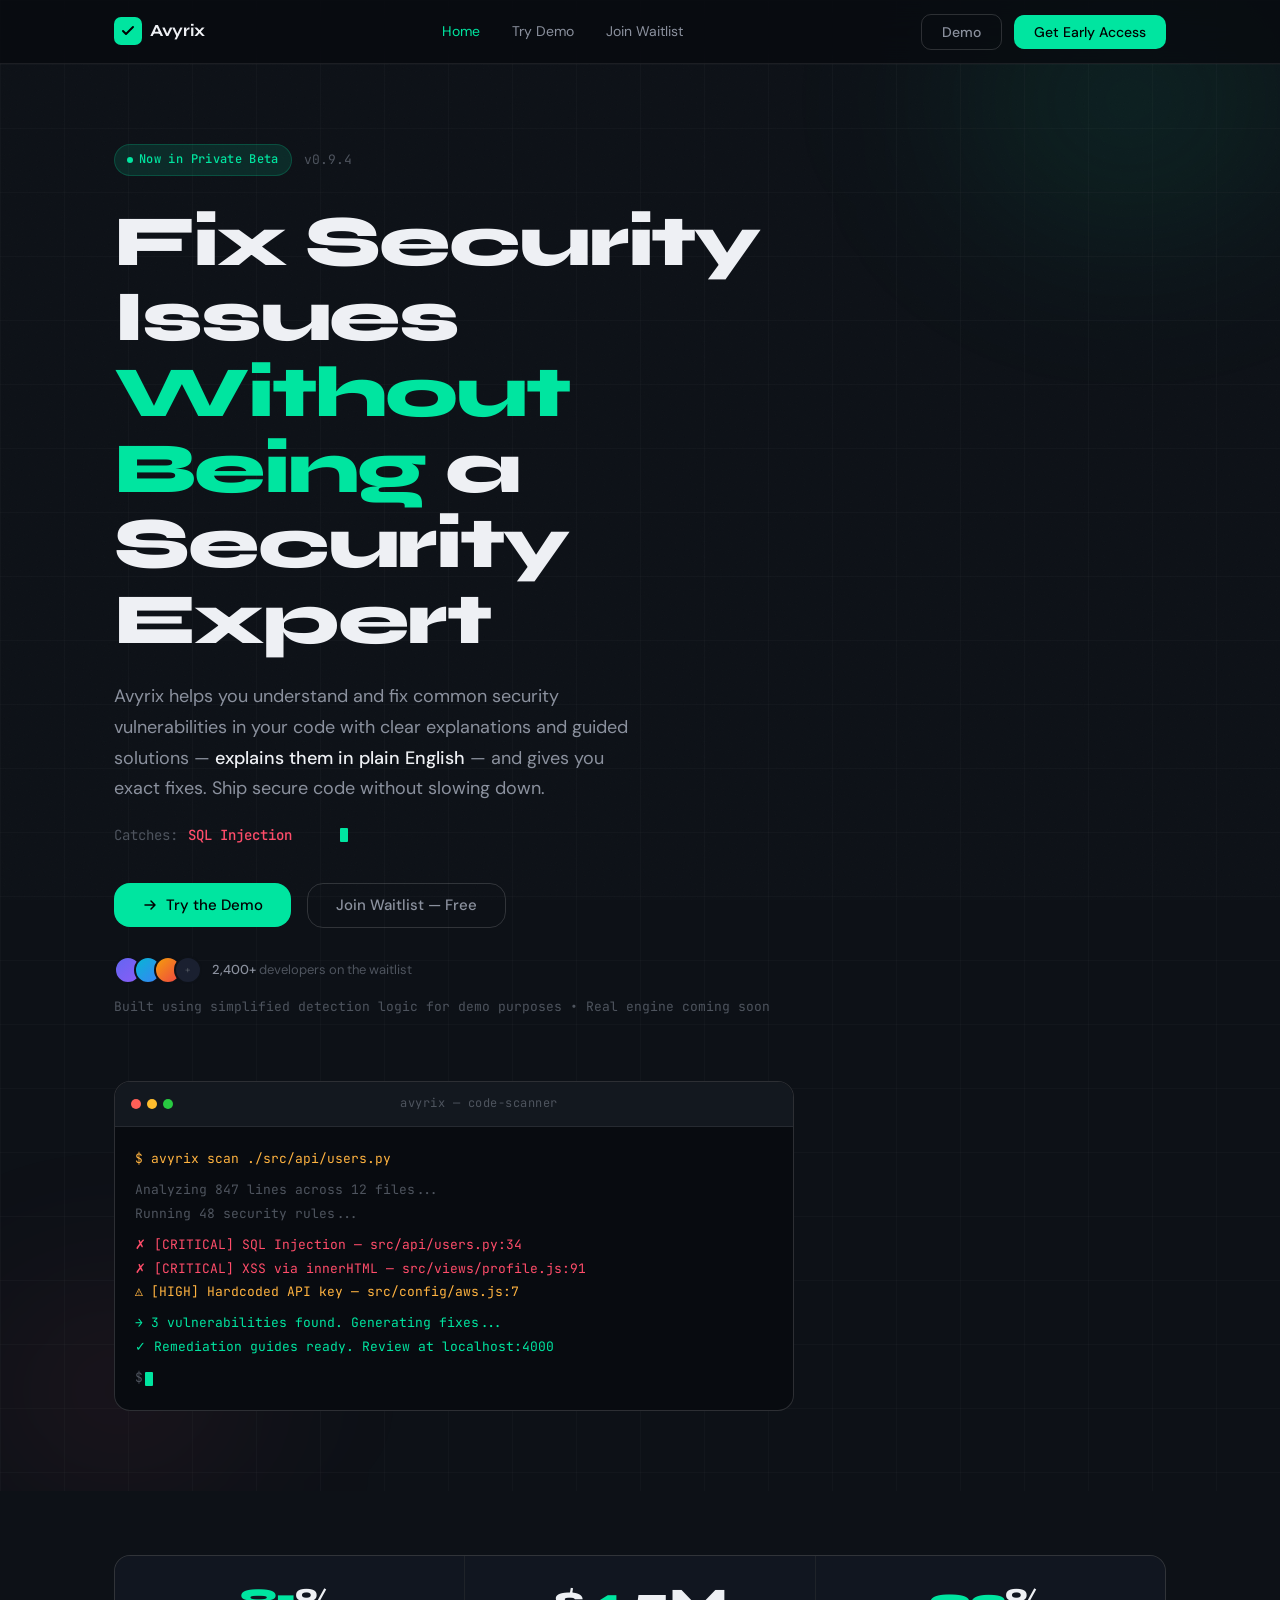
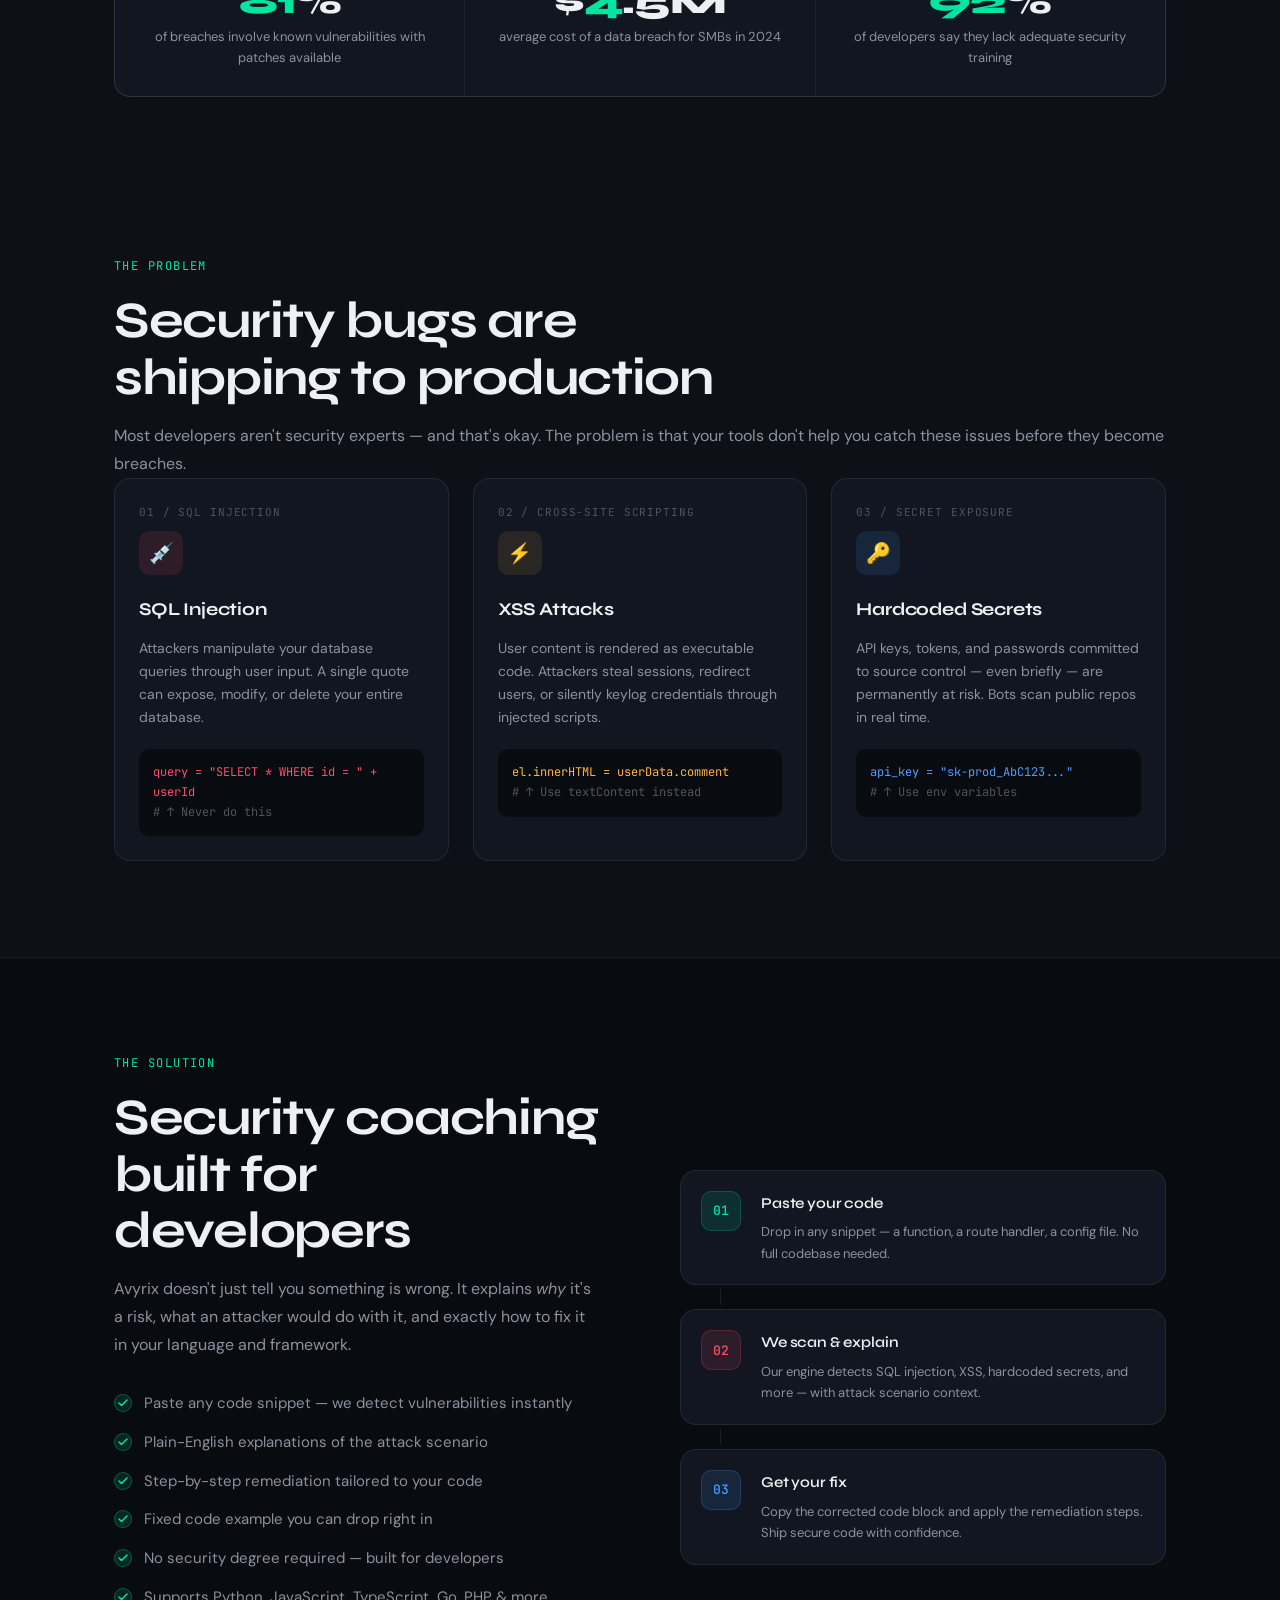
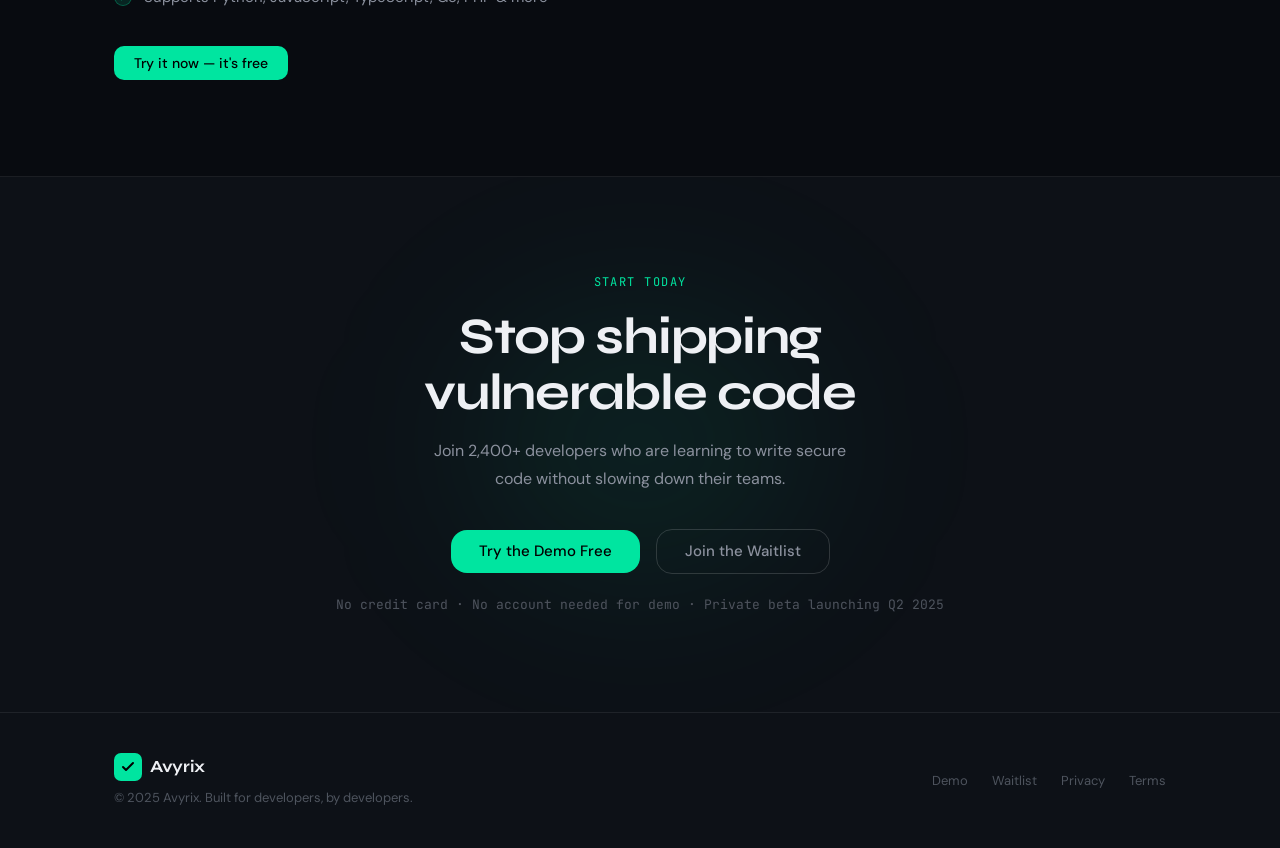
<file: index.html>
<!DOCTYPE html>
<html lang="en">

<head>
  <meta charset="UTF-8" />
  <meta name="viewport" content="width=device-width, initial-scale=1.0" />
  <meta name="description"
    content="Paste your code and understand common security risk patterns like SQL Injection and XSS — with simple explanations and step-by-step fixes." />
  <meta property="og:title" content="Avyrix — Security explained for developers" />
  <meta property="og:description" content="Understand vulnerabilities in plain English and fix them step-by-step." />
  <meta property="og:type" content="website" />
  <title>Avyrix — Fix Security Issues Without Being a Security Expert</title>
  <link rel="stylesheet" href="css/styles.css" />
  <link rel="icon" type="image/svg+xml"
    href="data:image/svg+xml,<svg xmlns='http://www.w3.org/2000/svg' viewBox='0 0 32 32'><rect width='32' height='32' rx='8' fill='%2300e5a0'/><path d='M10 16l4 4 8-8' stroke='%23000' stroke-width='2.5' fill='none' stroke-linecap='round' stroke-linejoin='round'/></svg>" />
  <!-- Google tag (gtag.js) -->
  <script async src="https://www.googletagmanager.com/gtag/js?id=G-MGV57BHCSG"></script>
  <script>
    window.dataLayer = window.dataLayer || [];
    function gtag() { dataLayer.push(arguments); }
    gtag('js', new Date());

    gtag('config', 'G-MGV57BHCSG');
  </script>
</head>

<body>
  <!-- ═══════════════════════════════════════════════════════════
     NAVIGATION
═══════════════════════════════════════════════════════════ -->
  <nav class="nav" role="navigation" aria-label="Main navigation">
    <div class="nav__inner">
      <a href="index.html" class="nav__logo" aria-label="Avyrix home">
        <div class="nav__logo-icon" aria-hidden="true">
          <svg viewBox="0 0 16 16" fill="none" xmlns="http://www.w3.org/2000/svg">
            <path d="M3 8l3 3 7-7" stroke="#000" stroke-width="2" stroke-linecap="round" stroke-linejoin="round" />
          </svg>
        </div>
        <span class="nav__logo-text">Avyrix</span>
      </a>
      <ul class="nav__links" role="list">
        <li><a href="index.html" class="active">Home</a></li>
        <li><a href="demo.html">Try Demo</a></li>
        <li><a href="waitlist.html">Join Waitlist</a></li>
      </ul>
      <div class="nav__cta">
        <a href="demo.html" class="btn btn--ghost">Demo</a>
        <a href="waitlist.html" class="btn btn--primary">Get Early Access</a>
      </div>
    </div>
  </nav>
  <!-- ═══════════════════════════════════════════════════════════
     HERO
═══════════════════════════════════════════════════════════ -->
  <main>
    <section class="section"
      style="padding-top: calc(var(--nav-h) + 80px); padding-bottom: 80px; position: relative; overflow: hidden;"
      aria-labelledby="hero-heading">
      <!-- Background glow accents -->
      <div class="glow-accent glow-accent--green" style="top: -100px; right: -100px;" aria-hidden="true"></div>
      <div class="glow-accent glow-accent--red" style="bottom: -50px; left: -80px;" aria-hidden="true"></div>
      <!-- Grid lines background -->
      <div
        style="position:absolute;inset:0;background-image:linear-gradient(var(--border) 1px,transparent 1px),linear-gradient(90deg,var(--border) 1px,transparent 1px);background-size:64px 64px;opacity:0.3;pointer-events:none;"
        aria-hidden="true"></div>
      <div class="container" style="position:relative;z-index:1;">
        <div style="max-width: 760px;">
          <div class="fade-up">
            <div style="display:flex;align-items:center;gap:12px;margin-bottom:28px;flex-wrap:wrap;">
              <span class="badge badge--green badge--dot">Now in Private Beta</span>
              <span style="font-size:13px;color:var(--text-muted);font-family:var(--font-mono);">v0.9.4</span>
            </div>
          </div>
          <h1 class="display-xl fade-up fade-up--d1" id="hero-heading"> Fix Security Issues<br>
            <span style="color:var(--accent-green);">Without Being</span> a<br> Security Expert
          </h1>
          <p class="fade-up fade-up--d2"
            style="font-size:18px;color:var(--text-secondary);margin-top:24px;max-width:540px;line-height:1.7;">
            Avyrix helps you understand and fix common security vulnerabilities in your code with clear
            explanations and guided solutions — <span style="color:var(--text-primary);font-weight:500;">explains them
              in plain English</span> — and gives you exact fixes. Ship secure code without slowing down. </p>
          <!-- Typewriter feature highlight -->
          <div class="fade-up fade-up--d2" style="display:flex;align-items:center;gap:10px;margin-top:20px;">
            <span style="font-size:14px;color:var(--text-muted);font-family:var(--font-mono);">Catches:</span>
            <span id="typewriter"
              style="font-size:14px;color:var(--accent-red);font-family:var(--font-mono);font-weight:500;min-width:140px;"></span>
            <span class="terminal__caret" aria-hidden="true"></span>
          </div>
          <div class="fade-up fade-up--d3"
            style="display:flex;align-items:center;gap:16px;margin-top:36px;flex-wrap:wrap;">
            <a href="demo.html" class="btn btn--primary btn--large">
              <svg width="16" height="16" viewBox="0 0 16 16" fill="none" aria-hidden="true">
                <path d="M3 8h10M9 4l4 4-4 4" stroke="currentColor" stroke-width="1.5" stroke-linecap="round"
                  stroke-linejoin="round" />
              </svg> Try the Demo </a>
            <a href="waitlist.html" class="btn btn--ghost btn--large">Join Waitlist — Free</a>
          </div>
          <!-- Social proof line -->
          <div class="fade-up fade-up--d4" style="display:flex;align-items:center;gap:10px;margin-top:28px;">
            <div style="display:flex;" aria-label="User avatars">
              <!-- Avatar stack (decorative) -->
              <div
                style="width:28px;height:28px;border-radius:50%;background:linear-gradient(135deg,#6366f1,#8b5cf6);border:2px solid var(--bg-1);margin-right:-8px;"
                aria-hidden="true"></div>
              <div
                style="width:28px;height:28px;border-radius:50%;background:linear-gradient(135deg,#06b6d4,#3b82f6);border:2px solid var(--bg-1);margin-right:-8px;"
                aria-hidden="true"></div>
              <div
                style="width:28px;height:28px;border-radius:50%;background:linear-gradient(135deg,#f59e0b,#ef4444);border:2px solid var(--bg-1);margin-right:-8px;"
                aria-hidden="true"></div>
              <div
                style="width:28px;height:28px;border-radius:50%;background:var(--bg-3);border:2px solid var(--bg-1);display:flex;align-items:center;justify-content:center;font-size:10px;color:var(--text-muted);"
                aria-hidden="true">+</div>
            </div>
            <span style="font-size:13px;color:var(--text-muted);">
              <span style="color:var(--text-secondary);font-weight:500;">2,400+</span> developers on the waitlist
            </span>
          </div>
        </div>
        <p style="margin-top:12px;font-size:13px;color:var(--text-muted);font-family:var(--font-mono);"> Built using
          simplified detection logic for demo purposes • Real engine coming soon </p>
        <!-- Terminal preview float -->
        <div class="fade-up fade-up--d3" style="margin-top:64px;max-width:680px;" role="img"
          aria-label="Code scanner terminal preview">
          <div class="terminal">
            <div class="terminal__bar">
              <div class="terminal__dots" aria-hidden="true">
                <div class="terminal__dot" style="background:#ff5f57;"></div>
                <div class="terminal__dot" style="background:#ffbd2e;"></div>
                <div class="terminal__dot" style="background:#28ca41;"></div>
              </div>
              <span class="terminal__title">avyrix — code-scanner</span>
            </div>
            <div class="terminal__body" aria-live="polite">
              <div class="terminal__line--amber">$ avyrix scan ./src/api/users.py</div>
              <div style="color:var(--text-muted);margin-top:8px;">Analyzing 847 lines across 12 files...</div>
              <div style="color:var(--text-muted);">Running 48 security rules...</div>
              <div class="terminal__line--red" style="margin-top:8px;">✗ [CRITICAL] SQL Injection — src/api/users.py:34
              </div>
              <div class="terminal__line--red">✗ [CRITICAL] XSS via innerHTML — src/views/profile.js:91</div>
              <div class="terminal__line--amber">⚠ [HIGH] Hardcoded API key — src/config/aws.js:7</div>
              <div class="terminal__line--green" style="margin-top:8px;">→ 3 vulnerabilities found. Generating fixes...
              </div>
              <div class="terminal__line--green">✓ Remediation guides ready. Review at localhost:4000</div>
              <div style="margin-top:8px;color:var(--text-muted);">$<span class="terminal__caret"
                  aria-hidden="true"></span></div>
            </div>
          </div>
        </div>
      </div>
    </section>
    <!-- ═══════════════════════════════════════════════════════════
     STATS
═══════════════════════════════════════════════════════════ -->
    <section class="section--sm" aria-label="Key statistics">
      <div class="container">
        <div class="stat-grid" role="list">
          <div class="stat-item" role="listitem" data-reveal>
            <div class="stat-item__num"><span data-count="83">0</span>%</div>
            <div class="stat-item__label">of breaches involve known vulnerabilities with patches available</div>
          </div>
          <div class="stat-item" role="listitem" data-reveal>
            <div class="stat-item__num">$<span data-count="4">0</span>.5M</div>
            <div class="stat-item__label">average cost of a data breach for SMBs in 2024</div>
          </div>
          <div class="stat-item" role="listitem" data-reveal>
            <div class="stat-item__num"><span data-count="94">0</span>%</div>
            <div class="stat-item__label">of developers say they lack adequate security training</div>
          </div>
        </div>
      </div>
    </section>
    <!-- ═══════════════════════════════════════════════════════════
     PROBLEM SECTION
═══════════════════════════════════════════════════════════ -->
    <section class="section" aria-labelledby="problem-heading">
      <div class="container">
        <div style="max-width:600px;margin-bottom:64px;" data-reveal>
          <span class="eyebrow">The Problem</span>
          <h2 class="display-lg" id="problem-heading"> Security bugs are<br>shipping to production </h2>
          <p style="color:var(--text-secondary);margin-top:16px;font-size:16px;line-height:1.75;"> Most developers
            aren't security experts — and that's okay. The problem is that your tools don't help you catch these issues
            before they become breaches. </p>
        </div>
        <div class="grid-3" role="list">
          <!-- SQL Injection -->
          <article class="card problem-card" data-reveal role="listitem">
            <div class="problem-card__num">01 / SQL INJECTION</div>
            <div class="problem-card__icon" style="background:var(--accent-red-dim);">
              <span aria-hidden="true">💉</span>
            </div>
            <h3>SQL Injection</h3>
            <p>Attackers manipulate your database queries through user input. A single quote can expose, modify, or
              delete your entire database.</p>
            <div
              style="margin-top:20px;padding:14px;background:var(--bg-0);border-radius:var(--radius-md);font-family:var(--font-mono);font-size:12px;">
              <span style="color:var(--accent-red);">query = "SELECT * WHERE id = " + userId</span><br>
              <span style="color:var(--text-muted);"># ↑ Never do this</span>
            </div>
          </article>
          <!-- XSS -->
          <article class="card problem-card" data-reveal role="listitem">
            <div class="problem-card__num">02 / CROSS-SITE SCRIPTING</div>
            <div class="problem-card__icon" style="background:var(--accent-amber-dim);">
              <span aria-hidden="true">⚡</span>
            </div>
            <h3>XSS Attacks</h3>
            <p>User content is rendered as executable code. Attackers steal sessions, redirect users, or silently keylog
              credentials through injected scripts.</p>
            <div
              style="margin-top:20px;padding:14px;background:var(--bg-0);border-radius:var(--radius-md);font-family:var(--font-mono);font-size:12px;">
              <span style="color:var(--accent-amber);">el.innerHTML = userData.comment</span><br>
              <span style="color:var(--text-muted);"># ↑ Use textContent instead</span>
            </div>
          </article>
          <!-- Secrets -->
          <article class="card problem-card" data-reveal role="listitem">
            <div class="problem-card__num">03 / SECRET EXPOSURE</div>
            <div class="problem-card__icon" style="background:var(--accent-blue-dim);">
              <span aria-hidden="true">🔑</span>
            </div>
            <h3>Hardcoded Secrets</h3>
            <p>API keys, tokens, and passwords committed to source control — even briefly — are permanently at risk.
              Bots scan public repos in real time.</p>
            <div
              style="margin-top:20px;padding:14px;background:var(--bg-0);border-radius:var(--radius-md);font-family:var(--font-mono);font-size:12px;">
              <span style="color:var(--accent-blue);">api_key = "sk-prod_AbC123..."</span><br>
              <span style="color:var(--text-muted);"># ↑ Use env variables</span>
            </div>
          </article>
        </div>
      </div>
    </section>
    <!-- ═══════════════════════════════════════════════════════════
     SOLUTION SECTION
═══════════════════════════════════════════════════════════ -->
    <section class="section"
      style="background:var(--bg-0);border-top:1px solid var(--border);border-bottom:1px solid var(--border);"
      aria-labelledby="solution-heading">
      <div class="container">
        <div class="grid-2" style="align-items:center;gap:80px;">
          <!-- Left: Copy -->
          <div data-reveal>
            <span class="eyebrow">The Solution</span>
            <h2 class="display-lg" id="solution-heading">Security coaching built for developers</h2>
            <p style="color:var(--text-secondary);margin-top:16px;margin-bottom:32px;line-height:1.75;"> Avyrix
              doesn't just tell you something is wrong. It explains <em>why</em> it's a risk, what an attacker would do
              with it, and exactly how to fix it in your language and framework. </p>
            <ul class="feature-list" role="list">
              <li>Paste any code snippet — we detect vulnerabilities instantly</li>
              <li>Plain-English explanations of the attack scenario</li>
              <li>Step-by-step remediation tailored to your code</li>
              <li>Fixed code example you can drop right in</li>
              <li>No security degree required — built for developers</li>
              <li>Supports Python, JavaScript, TypeScript, Go, PHP &amp; more</li>
            </ul>
            <div style="margin-top:36px;">
              <a href="demo.html" class="btn btn--primary">Try it now — it's free</a>
            </div>
          </div>
          <!-- Right: How it works steps -->
          <div data-reveal>
            <div style="display:flex;flex-direction:column;gap:4px;">
              <!-- Step 1 -->
              <div
                style="display:flex;gap:20px;padding:20px;background:var(--bg-card);border:1px solid var(--border);border-radius:var(--radius-lg);">
                <div
                  style="width:40px;height:40px;border-radius:var(--radius-md);background:var(--accent-green-dim);border:1px solid rgba(0,229,160,0.2);display:flex;align-items:center;justify-content:center;flex-shrink:0;font-family:var(--font-mono);font-size:13px;font-weight:500;color:var(--accent-green);">
                  01</div>
                <div>
                  <h3 style="font-size:15px;font-weight:600;margin-bottom:6px;letter-spacing:-0.01em;">Paste your code
                  </h3>
                  <p style="font-size:13px;color:var(--text-secondary);line-height:1.65;">Drop in any snippet — a
                    function, a route handler, a config file. No full codebase needed.</p>
                </div>
              </div>
              <div style="width:1px;height:16px;background:var(--border);margin-left:40px;" aria-hidden="true"></div>
              <!-- Step 2 -->
              <div
                style="display:flex;gap:20px;padding:20px;background:var(--bg-card);border:1px solid var(--border);border-radius:var(--radius-lg);">
                <div
                  style="width:40px;height:40px;border-radius:var(--radius-md);background:var(--accent-red-dim);border:1px solid rgba(255,77,106,0.2);display:flex;align-items:center;justify-content:center;flex-shrink:0;font-family:var(--font-mono);font-size:13px;font-weight:500;color:var(--accent-red);">
                  02</div>
                <div>
                  <h3 style="font-size:15px;font-weight:600;margin-bottom:6px;letter-spacing:-0.01em;">We scan &amp;
                    explain</h3>
                  <p style="font-size:13px;color:var(--text-secondary);line-height:1.65;">Our engine detects SQL
                    injection, XSS, hardcoded secrets, and more — with attack scenario context.</p>
                </div>
              </div>
              <div style="width:1px;height:16px;background:var(--border);margin-left:40px;" aria-hidden="true"></div>
              <!-- Step 3 -->
              <div
                style="display:flex;gap:20px;padding:20px;background:var(--bg-card);border:1px solid var(--border);border-radius:var(--radius-lg);">
                <div
                  style="width:40px;height:40px;border-radius:var(--radius-md);background:var(--accent-blue-dim);border:1px solid rgba(77,158,255,0.2);display:flex;align-items:center;justify-content:center;flex-shrink:0;font-family:var(--font-mono);font-size:13px;font-weight:500;color:var(--accent-blue);">
                  03</div>
                <div>
                  <h3 style="font-size:15px;font-weight:600;margin-bottom:6px;letter-spacing:-0.01em;">Get your fix</h3>
                  <p style="font-size:13px;color:var(--text-secondary);line-height:1.65;">Copy the corrected code block
                    and apply the remediation steps. Ship secure code with confidence.</p>
                </div>
              </div>
            </div>
          </div>
        </div>
      </div>
    </section>
    <!-- ═══════════════════════════════════════════════════════════
     CTA SECTION
═══════════════════════════════════════════════════════════ -->
    <section class="section" style="position:relative;overflow:hidden;" aria-labelledby="cta-heading">
      <div class="glow-accent glow-accent--green" style="top:50%;left:50%;transform:translate(-50%,-50%);"
        aria-hidden="true"></div>
      <div class="container" style="text-align:center;position:relative;z-index:1;">
        <div data-reveal>
          <span class="eyebrow">Start Today</span>
          <h2 class="display-lg" id="cta-heading" style="max-width:560px;margin:0 auto;"> Stop shipping vulnerable code
          </h2>
          <p
            style="color:var(--text-secondary);margin-top:16px;margin-bottom:36px;max-width:440px;margin-left:auto;margin-right:auto;line-height:1.75;">
            Join 2,400+ developers who are learning to write secure code without slowing down their teams. </p>
          <div style="display:flex;align-items:center;justify-content:center;gap:16px;flex-wrap:wrap;">
            <a href="demo.html" class="btn btn--primary btn--large"> Try the Demo Free </a>
            <a href="waitlist.html" class="btn btn--ghost btn--large"> Join the Waitlist </a>
          </div>
          <p style="margin-top:20px;font-size:13px;color:var(--text-muted);font-family:var(--font-mono);"> No credit
            card · No account needed for demo · Private beta launching Q2 2025 </p>
        </div>
      </div>
    </section>
  </main>
  <!-- ═══════════════════════════════════════════════════════════
     FOOTER
═══════════════════════════════════════════════════════════ -->
  <footer class="footer" role="contentinfo">
    <div class="container">
      <div class="footer__inner">
        <div>
          <div class="nav__logo" style="margin-bottom:6px;">
            <div class="nav__logo-icon" aria-hidden="true">
              <svg viewBox="0 0 16 16" fill="none" xmlns="http://www.w3.org/2000/svg">
                <path d="M3 8l3 3 7-7" stroke="#000" stroke-width="2" stroke-linecap="round" stroke-linejoin="round" />
              </svg>
            </div>
            <span class="nav__logo-text">Avyrix</span>
          </div>
          <p class="footer__copy">© 2025 Avyrix. Built for developers, by developers.</p>
        </div>
        <nav class="footer__links" aria-label="Footer navigation">
          <a href="demo.html">Demo</a>
          <a href="waitlist.html">Waitlist</a>
          <a href="#" onclick="return false;">Privacy</a>
          <a href="#" onclick="return false;">Terms</a>
        </nav>
      </div>
    </div>
  </footer>
  <script src="js/utils.js"></script>
  <script src="js/app.js"></script>
</body>

</html>
</file>
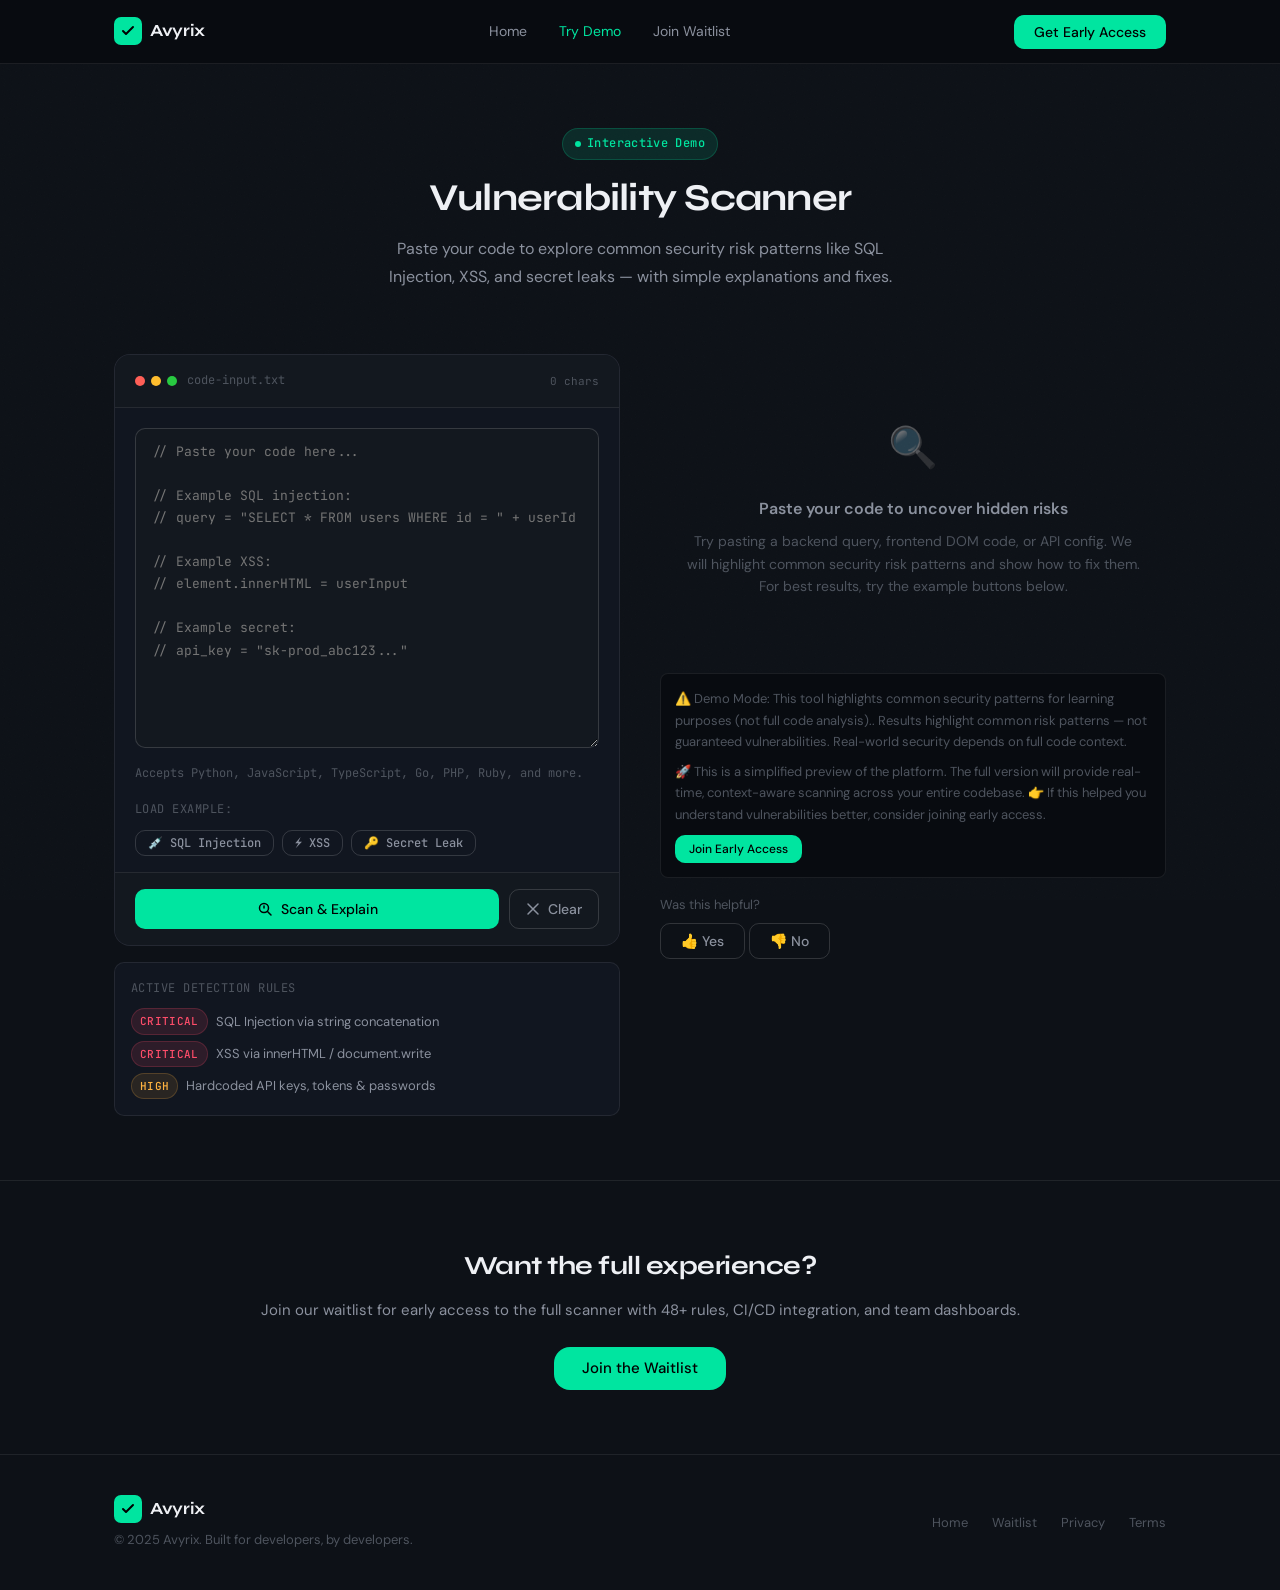
<file: demo.html>
<!DOCTYPE html>
<html lang="en">

<head>
  <meta charset="UTF-8" />
  <meta name="viewport" content="width=device-width, initial-scale=1.0" />
  <meta name="description"
    content="Avyrix Demo — Paste your code and detect SQL injection, XSS, and hardcoded secrets instantly." />
  <title>Code Scanner Demo — Avyrix</title>
  <link rel="stylesheet" href="css/styles.css" />
  <link rel="icon" type="image/svg+xml"
    href="data:image/svg+xml,<svg xmlns='http://www.w3.org/2000/svg' viewBox='0 0 32 32'><rect width='32' height='32' rx='8' fill='%2300e5a0'/><path d='M10 16l4 4 8-8' stroke='%23000' stroke-width='2.5' fill='none' stroke-linecap='round' stroke-linejoin='round'/></svg>" />
  <!-- Google tag (gtag.js) -->
  <script async src="https://www.googletagmanager.com/gtag/js?id=G-MGV57BHCSG"></script>
  <script>
    window.dataLayer = window.dataLayer || [];
    function gtag() { dataLayer.push(arguments); }
    gtag('js', new Date());

    gtag('config', 'G-MGV57BHCSG');
  </script>
</head>

<body>
  <!-- ═══════════════════════════════════════════════════════════
     NAVIGATION
═══════════════════════════════════════════════════════════ -->
  <nav class="nav" role="navigation" aria-label="Main navigation">
    <div class="nav__inner">
      <a href="index.html" class="nav__logo" aria-label="Avyrix home">
        <div class="nav__logo-icon" aria-hidden="true">
          <svg viewBox="0 0 16 16" fill="none" xmlns="http://www.w3.org/2000/svg">
            <path d="M3 8l3 3 7-7" stroke="#000" stroke-width="2" stroke-linecap="round" stroke-linejoin="round" />
          </svg>
        </div>
        <span class="nav__logo-text">Avyrix</span>
      </a>
      <ul class="nav__links" role="list">
        <li><a href="index.html">Home</a></li>
        <li><a href="demo.html" class="active">Try Demo</a></li>
        <li><a href="waitlist.html">Join Waitlist</a></li>
      </ul>
      <div class="nav__cta">
        <a href="waitlist.html" class="btn btn--primary">Get Early Access</a>
      </div>
    </div>
  </nav>
  <!-- ═══════════════════════════════════════════════════════════
     PAGE HEADER
═══════════════════════════════════════════════════════════ -->
  <main>
    <header class="page-header" aria-labelledby="demo-heading">
      <div class="container">
        <span class="badge badge--green badge--dot" style="margin-bottom:16px;">Interactive Demo</span>
        <h1 class="display-md fade-up" id="demo-heading">Vulnerability Scanner</h1>
        <p class="fade-up fade-up--d1"> Paste your code to explore common security risk patterns like SQL Injection,
          XSS, and secret leaks — with simple explanations and fixes. </p>
      </div>
    </header>
    <!-- ═══════════════════════════════════════════════════════════
     DEMO INTERFACE
═══════════════════════════════════════════════════════════ -->
    <section class="section--sm" style="padding-top:0;">
      <div class="container">
        <div class="grid-2" style="gap:40px;align-items:start;">
          <!-- LEFT: Code Input Panel -->
          <div data-reveal>
            <div class="card" style="padding:0;overflow:hidden;">
              <!-- Panel header -->
              <div
                style="display:flex;align-items:center;justify-content:space-between;padding:16px 20px;border-bottom:1px solid var(--border);background:var(--bg-2);">
                <div style="display:flex;align-items:center;gap:10px;">
                  <div style="display:flex;gap:6px;" aria-hidden="true">
                    <div class="code-block__dot"></div>
                    <div class="code-block__dot"></div>
                    <div class="code-block__dot"></div>
                  </div>
                  <span
                    style="font-family:var(--font-mono);font-size:12px;color:var(--text-muted);">code-input.txt</span>
                </div>
                <span id="char-count" style="font-family:var(--font-mono);font-size:11px;color:var(--text-muted);">0
                  chars</span>
              </div>
              <!-- Textarea -->
              <div style="padding:20px 20px 0;">
                <label for="code-input" class="sr-only">Paste your code here</label>
                <textarea id="code-input" class="form-textarea"
                  placeholder="// Paste your code here...&#10;&#10;// Example SQL injection:&#10;// query = &quot;SELECT * FROM users WHERE id = &quot; + userId&#10;&#10;// Example XSS:&#10;// element.innerHTML = userInput&#10;&#10;// Example secret:&#10;// api_key = &quot;sk-prod_abc123...&quot;"
                  spellcheck="false" autocorrect="off" autocapitalize="off"
                  style="min-height:320px;border-color:var(--border-strong);" aria-describedby="input-hint"></textarea>
                <p id="input-hint"
                  style="font-size:12px;color:var(--text-muted);font-family:var(--font-mono);margin-top:8px;"> Accepts
                  Python, JavaScript, TypeScript, Go, PHP, Ruby, and more. </p>
              </div>
              <!-- Quick examples -->
              <div style="padding:16px 20px;">
                <p
                  style="font-size:12px;color:var(--text-muted);font-family:var(--font-mono);margin-bottom:10px;letter-spacing:0.04em;">
                  LOAD EXAMPLE:</p>
                <div style="display:flex;gap:8px;flex-wrap:wrap;" role="group" aria-label="Load example code">
                  <button data-example="sqli" class="btn btn--ghost"
                    style="padding:6px 12px;font-size:12px;font-family:var(--font-mono);"
                    aria-label="Load SQL Injection example">💉 SQL Injection</button>
                  <button data-example="xss" class="btn btn--ghost"
                    style="padding:6px 12px;font-size:12px;font-family:var(--font-mono);"
                    aria-label="Load XSS example">⚡ XSS</button>
                  <button data-example="secret" class="btn btn--ghost"
                    style="padding:6px 12px;font-size:12px;font-family:var(--font-mono);"
                    aria-label="Load Secret Leak example">🔑 Secret Leak</button>
                </div>
              </div>
              <!-- Action buttons -->
              <div
                style="display:flex;gap:10px;padding:16px 20px;border-top:1px solid var(--border);background:var(--bg-2);">
                <button id="scan-btn" class="btn btn--primary" style="flex:1;justify-content:center;padding:12px;"
                  aria-label="Scan code for vulnerabilities">
                  <svg width="16" height="16" viewBox="0 0 16 16" fill="none" aria-hidden="true">
                    <circle cx="7" cy="7" r="4.5" stroke="currentColor" stroke-width="1.5" />
                    <path d="M10.5 10.5L14 14" stroke="currentColor" stroke-width="1.5" stroke-linecap="round" />
                    <path d="M7 5v2M7 7h.01" stroke="currentColor" stroke-width="1.5" stroke-linecap="round" />
                  </svg> Scan & Explain </button>
                <button id="clear-btn" class="btn btn--ghost" style="padding:12px 16px;" aria-label="Clear code input">
                  <svg width="14" height="14" viewBox="0 0 14 14" fill="none" aria-hidden="true">
                    <path d="M2 2l10 10M12 2L2 12" stroke="currentColor" stroke-width="1.5" stroke-linecap="round" />
                  </svg> Clear </button>
              </div>
            </div>
            <!-- Detection rules info -->
            <div
              style="margin-top:16px;padding:16px;background:var(--bg-card);border:1px solid var(--border);border-radius:var(--radius-md);">
              <p
                style="font-size:12px;font-family:var(--font-mono);color:var(--text-muted);margin-bottom:10px;letter-spacing:0.04em;">
                ACTIVE DETECTION RULES</p>
              <div style="display:flex;flex-direction:column;gap:6px;">
                <div style="display:flex;align-items:center;gap:8px;">
                  <span class="badge badge--red" style="font-size:11px;padding:3px 8px;">CRITICAL</span>
                  <span style="font-size:13px;color:var(--text-secondary);">SQL Injection via string
                    concatenation</span>
                </div>
                <div style="display:flex;align-items:center;gap:8px;">
                  <span class="badge badge--red" style="font-size:11px;padding:3px 8px;">CRITICAL</span>
                  <span style="font-size:13px;color:var(--text-secondary);">XSS via innerHTML / document.write</span>
                </div>
                <div style="display:flex;align-items:center;gap:8px;">
                  <span class="badge badge--amber" style="font-size:11px;padding:3px 8px;">HIGH</span>
                  <span style="font-size:13px;color:var(--text-secondary);">Hardcoded API keys, tokens &amp;
                    passwords</span>
                </div>
              </div>
            </div>
          </div>
          <!-- RIGHT: Results Panel -->
          <div>
            <div id="scan-results" role="region" aria-label="Scan results" aria-live="polite">
              <!-- Populated by demo.js -->
            </div>
            <div
              style="margin-top:16px;padding:14px;border:1px solid var(--border);border-radius:8px;background:var(--bg-0);font-size:13px;color:var(--text-muted);">
              ⚠️ Demo Mode: This tool highlights common security patterns for learning purposes (not full code
              analysis).. Results highlight common risk patterns — not guaranteed vulnerabilities. Real-world security
              depends on full code context. <p style="margin-top:8px;"> 🚀 This is a simplified preview of the platform.
                The full version will provide real-time, context-aware scanning across your entire codebase. 👉 If this
                helped you understand vulnerabilities better, consider joining early access. </p>
              <a href="waitlist.html" class="btn btn--primary"
                style="margin-top:10px;display:inline-block;font-size:12px;padding:8px 14px;"> Join Early Access </a>
            </div>
            <div style="margin-top:16px;">
              <p style="font-size:13px;color:var(--text-muted);margin-bottom:8px;"> Was this helpful? </p>
              <button onclick="sendFeedback('yes')" class="btn btn--ghost">👍 Yes</button>
              <button onclick="sendFeedback('no')" class="btn btn--ghost">👎 No</button>
            </div>
          </div>
        </div>
      </div>
    </section>
    <!-- ═══════════════════════════════════════════════════════════
     MINI CTA
═══════════════════════════════════════════════════════════ -->
    <section class="section--sm" style="border-top:1px solid var(--border);">
      <div class="container" style="text-align:center;">
        <h2
          style="font-family:var(--font-display);font-size:26px;font-weight:700;letter-spacing:-0.02em;margin-bottom:10px;">
          Want the full experience?</h2>
        <p style="color:var(--text-secondary);font-size:15px;margin-bottom:24px;">Join our waitlist for early access to
          the full scanner with 48+ rules, CI/CD integration, and team dashboards.</p>
        <a href="waitlist.html" class="btn btn--primary btn--large">Join the Waitlist</a>
      </div>
    </section>
  </main>
  <!-- ═══════════════════════════════════════════════════════════
     FOOTER
═══════════════════════════════════════════════════════════ -->
  <footer class="footer" role="contentinfo">
    <div class="container">
      <div class="footer__inner">
        <div>
          <div class="nav__logo" style="margin-bottom:6px;">
            <div class="nav__logo-icon" aria-hidden="true">
              <svg viewBox="0 0 16 16" fill="none" xmlns="http://www.w3.org/2000/svg">
                <path d="M3 8l3 3 7-7" stroke="#000" stroke-width="2" stroke-linecap="round" stroke-linejoin="round" />
              </svg>
            </div>
            <span class="nav__logo-text">Avyrix</span>
          </div>
          <p class="footer__copy">© 2025 Avyrix. Built for developers, by developers.</p>
        </div>
        <nav class="footer__links" aria-label="Footer navigation">
          <a href="index.html">Home</a>
          <a href="waitlist.html">Waitlist</a>
          <a href="#" onclick="return false;">Privacy</a>
          <a href="#" onclick="return false;">Terms</a>
        </nav>
      </div>
    </div>
  </footer>
  <!-- Load utils first (provides sanitizeInput, el, copyToClipboard) -->
  <script src="js/utils.js"></script>
  <script src="js/app.js"></script>
  <script src="js/demo.js"></script>
  <!-- Accessibility: visually hidden helper class -->
  <style>
    .sr-only {
      position: absolute;
      width: 1px;
      height: 1px;
      padding: 0;
      margin: -1px;
      overflow: hidden;
      clip: rect(0, 0, 0, 0);
      white-space: nowrap;
      border: 0
    }
  </style>
</body>

</html>
</file>
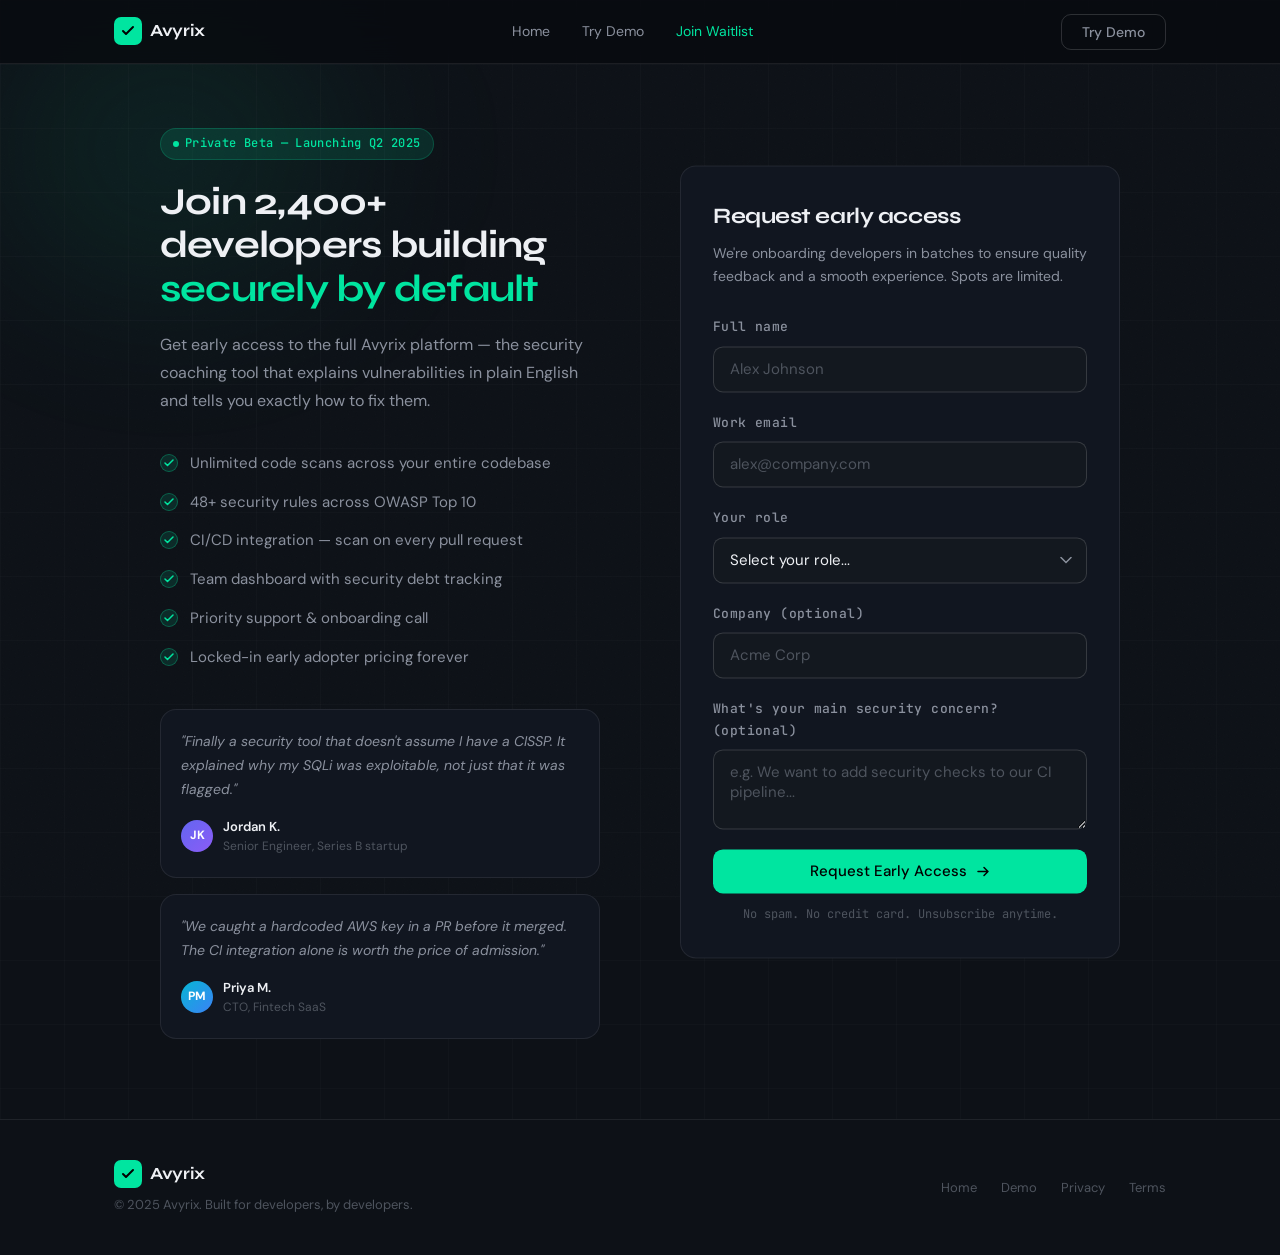
<file: waitlist.html>
<!DOCTYPE html>
<html lang="en">

<head>
  <meta charset="UTF-8" />
  <meta name="viewport" content="width=device-width, initial-scale=1.0" />
  <meta name="description"
    content="Join the Avyrix waitlist. Get early access to the AI-powered security scanner built for developers." />
  <title>Join the Waitlist — Avyrix</title>
  <link rel="stylesheet" href="css/styles.css" />
  <link rel="icon" type="image/svg+xml"
    href="data:image/svg+xml,<svg xmlns='http://www.w3.org/2000/svg' viewBox='0 0 32 32'><rect width='32' height='32' rx='8' fill='%2300e5a0'/><path d='M10 16l4 4 8-8' stroke='%23000' stroke-width='2.5' fill='none' stroke-linecap='round' stroke-linejoin='round'/></svg>" />
  <!-- Google tag (gtag.js) -->
  <script async src="https://www.googletagmanager.com/gtag/js?id=G-MGV57BHCSG"></script>
  <script>
    window.dataLayer = window.dataLayer || [];
    function gtag() { dataLayer.push(arguments); }
    gtag('js', new Date());

    gtag('config', 'G-MGV57BHCSG');
  </script>
</head>

<body>
  <!-- ═══════════════════════════════════════════════════════════
     NAVIGATION
═══════════════════════════════════════════════════════════ -->
  <nav class="nav" role="navigation" aria-label="Main navigation">
    <div class="nav__inner">
      <a href="index.html" class="nav__logo" aria-label="Avyrix home">
        <div class="nav__logo-icon" aria-hidden="true">
          <svg viewBox="0 0 16 16" fill="none" xmlns="http://www.w3.org/2000/svg">
            <path d="M3 8l3 3 7-7" stroke="#000" stroke-width="2" stroke-linecap="round" stroke-linejoin="round" />
          </svg>
        </div>
        <span class="nav__logo-text">Avyrix</span>
      </a>
      <ul class="nav__links" role="list">
        <li><a href="index.html">Home</a></li>
        <li><a href="demo.html">Try Demo</a></li>
        <li><a href="waitlist.html" class="active">Join Waitlist</a></li>
      </ul>
      <div class="nav__cta">
        <a href="demo.html" class="btn btn--ghost">Try Demo</a>
      </div>
    </div>
  </nav>
  <!-- ═══════════════════════════════════════════════════════════
     MAIN LAYOUT: two columns
═══════════════════════════════════════════════════════════ -->
  <main style="min-height:100vh;display:flex;flex-direction:column;">
    <section style="flex:1;padding:calc(var(--nav-h) + 64px) 0 80px;position:relative;overflow:hidden;"
      aria-labelledby="waitlist-heading">
      <!-- Background accents -->
      <div class="glow-accent glow-accent--green" style="top:-50px;left:-80px;" aria-hidden="true"></div>
      <div
        style="position:absolute;inset:0;background-image:linear-gradient(var(--border) 1px,transparent 1px),linear-gradient(90deg,var(--border) 1px,transparent 1px);background-size:64px 64px;opacity:0.25;pointer-events:none;"
        aria-hidden="true"></div>
      <div class="container" style="position:relative;z-index:1;">
        <div
          style="max-width:960px;margin:0 auto;display:grid;grid-template-columns:1fr 1fr;gap:80px;align-items:start;">
          <!-- LEFT: Benefits copy -->
          <div class="fade-up">
            <span class="badge badge--green badge--dot" style="margin-bottom:20px;">Private Beta — Launching Q2
              2025</span>
            <h1 class="display-md" id="waitlist-heading" style="margin-bottom:20px;"> Join 2,400+ developers
              building<br>
              <span style="color:var(--accent-green);">securely by default</span>
            </h1>
            <p style="color:var(--text-secondary);font-size:16px;line-height:1.75;margin-bottom:36px;"> Get early access
              to the full Avyrix platform — the security coaching tool that explains vulnerabilities in plain English
              and tells you exactly how to fix them. </p>
            <!-- Benefit list -->
            <ul class="feature-list" role="list" style="margin-bottom:40px;">
              <li>Unlimited code scans across your entire codebase</li>
              <li>48+ security rules across OWASP Top 10</li>
              <li>CI/CD integration — scan on every pull request</li>
              <li>Team dashboard with security debt tracking</li>
              <li>Priority support &amp; onboarding call</li>
              <li>Locked-in early adopter pricing forever</li>
            </ul>
            <!-- Testimonials (simulated, clearly marked) -->
            <div style="display:flex;flex-direction:column;gap:16px;" role="list" aria-label="What beta users say">
              <blockquote class="card" style="padding:20px;" role="listitem">
                <p
                  style="font-size:14px;color:var(--text-secondary);line-height:1.7;margin-bottom:14px;font-style:italic;">
                  "Finally a security tool that doesn't assume I have a CISSP. It explained why my SQLi was exploitable,
                  not just that it was flagged." </p>
                <div style="display:flex;align-items:center;gap:10px;">
                  <div
                    style="width:32px;height:32px;border-radius:50%;background:linear-gradient(135deg,#6366f1,#8b5cf6);display:flex;align-items:center;justify-content:center;font-size:12px;font-weight:700;color:#fff;"
                    aria-hidden="true">JK</div>
                  <div>
                    <div style="font-size:13px;font-weight:600;color:var(--text-primary);">Jordan K.</div>
                    <div style="font-size:12px;color:var(--text-muted);">Senior Engineer, Series B startup</div>
                  </div>
                </div>
              </blockquote>
              <blockquote class="card" style="padding:20px;" role="listitem">
                <p
                  style="font-size:14px;color:var(--text-secondary);line-height:1.7;margin-bottom:14px;font-style:italic;">
                  "We caught a hardcoded AWS key in a PR before it merged. The CI integration alone is worth the price
                  of admission." </p>
                <div style="display:flex;align-items:center;gap:10px;">
                  <div
                    style="width:32px;height:32px;border-radius:50%;background:linear-gradient(135deg,#06b6d4,#3b82f6);display:flex;align-items:center;justify-content:center;font-size:12px;font-weight:700;color:#fff;"
                    aria-hidden="true">PM</div>
                  <div>
                    <div style="font-size:13px;font-weight:600;color:var(--text-primary);">Priya M.</div>
                    <div style="font-size:12px;color:var(--text-muted);">CTO, Fintech SaaS</div>
                  </div>
                </div>
              </blockquote>
            </div>
          </div>
          <!-- RIGHT: Waitlist form -->
          <div class="fade-up fade-up--d1">
            <div class="card" style="padding:32px;position:sticky;top:calc(var(--nav-h) + 24px);">
              <div style="margin-bottom:28px;">
                <h2
                  style="font-family:var(--font-display);font-size:22px;font-weight:700;letter-spacing:-0.02em;margin-bottom:8px;">
                  Request early access</h2>
                <p style="font-size:14px;color:var(--text-secondary);">We're onboarding developers in batches to ensure
                  quality feedback and a smooth experience. Spots are limited.</p>
              </div>
              <!-- Form -->
              <form id="waitlist-form" novalidate style="display:flex;flex-direction:column;gap:20px;"
                aria-label="Waitlist signup form">
                <div class="form-group">
                  <label for="wl-name" class="form-label">Full name</label>
                  <input type="text" id="wl-name" name="name" class="form-input" placeholder="Alex Johnson"
                    autocomplete="name" maxlength="60" required aria-required="true" />
                </div>
                <div class="form-group">
                  <label for="wl-email" class="form-label">Work email</label>
                  <input type="email" id="wl-email" name="email" class="form-input" placeholder="alex@company.com"
                    autocomplete="email" maxlength="120" required aria-required="true" />
                </div>
                <div class="form-group">
                  <label for="wl-role" class="form-label">Your role</label>
                  <select id="wl-role" name="role" class="form-select" required aria-required="true">
                    <option value="" disabled selected>Select your role...</option>
                    <option value="swe">Software Engineer / Developer</option>
                    <option value="senior-swe">Senior / Staff Engineer</option>
                    <option value="engineering-lead">Engineering Lead / Manager</option>
                    <option value="cto">CTO / VP Engineering</option>
                    <option value="devops">DevOps / Platform Engineer</option>
                    <option value="security">Security Engineer / Analyst</option>
                    <option value="founder">Founder / Co-founder</option>
                    <option value="other">Other</option>
                  </select>
                </div>
                <div class="form-group">
                  <label for="wl-company" class="form-label">Company (optional)</label>
                  <input type="text" id="wl-company" name="company" class="form-input" placeholder="Acme Corp"
                    autocomplete="organization" maxlength="80" />
                </div>
                <div class="form-group">
                  <label for="wl-usecase" class="form-label">What's your main security concern? (optional)</label>
                  <textarea id="wl-usecase" name="usecase" class="form-input"
                    placeholder="e.g. We want to add security checks to our CI pipeline..." maxlength="500"
                    style="min-height:80px;resize:vertical;font-family:var(--font-body);font-size:15px;"></textarea>
                </div>
                <!-- Submit area -->
                <div>
                  <button type="submit" id="submit-btn" class="btn btn--primary"
                    style="width:100%;justify-content:center;padding:14px;font-size:15px;"> Request Early Access <svg
                      width="16" height="16" viewBox="0 0 16 16" fill="none" aria-hidden="true">
                      <path d="M3 8h10M9 4l4 4-4 4" stroke="currentColor" stroke-width="1.5" stroke-linecap="round"
                        stroke-linejoin="round" />
                    </svg>
                  </button>
                  <p
                    style="font-size:12px;color:var(--text-muted);text-align:center;margin-top:12px;font-family:var(--font-mono);">
                    No spam. No credit card. Unsubscribe anytime. </p>
                </div>
              </form>
              <!-- Success message (hidden by default, shown by JS) -->
              <div id="success-msg" style="display:none;text-align:center;padding:32px 0;" role="alert"
                aria-live="assertive">
                <div style="font-size:48px;margin-bottom:16px;" aria-hidden="true">🎉</div>
                <h3
                  style="font-family:var(--font-display);font-size:20px;font-weight:700;color:var(--accent-green);margin-bottom:10px;">
                  You're on the list!</h3>
                <p id="success-name-msg"
                  style="font-size:14px;color:var(--text-secondary);line-height:1.7;max-width:300px;margin:0 auto 20px;">
                </p>
                <div class="alert alert--success" style="justify-content:center;font-size:13px;"> We'll email you as
                  soon as your spot is ready. </div>
                <a href="demo.html" class="btn btn--ghost" style="margin-top:20px;">Try the demo in the meantime</a>
              </div>
            </div>
            <!-- Counter below form -->
            <div style="display:flex;align-items:center;justify-content:center;gap:8px;margin-top:16px;">
              <div
                style="width:8px;height:8px;border-radius:50%;background:var(--accent-green);animation:pulse-dot 2s infinite;"
                aria-hidden="true"></div>
              <span style="font-size:13px;color:var(--text-muted);font-family:var(--font-mono);">
                <span style="color:var(--text-secondary);">2,418</span> people on the waitlist </span>
            </div>
          </div>
        </div>
      </div>
    </section>
  </main>
  <!-- ═══════════════════════════════════════════════════════════
     FOOTER
═══════════════════════════════════════════════════════════ -->
  <footer class="footer" role="contentinfo">
    <div class="container">
      <div class="footer__inner">
        <div>
          <div class="nav__logo" style="margin-bottom:6px;">
            <div class="nav__logo-icon" aria-hidden="true">
              <svg viewBox="0 0 16 16" fill="none" xmlns="http://www.w3.org/2000/svg">
                <path d="M3 8l3 3 7-7" stroke="#000" stroke-width="2" stroke-linecap="round" stroke-linejoin="round" />
              </svg>
            </div>
            <span class="nav__logo-text">Avyrix</span>
          </div>
          <p class="footer__copy">© 2025 Avyrix. Built for developers, by developers.</p>
        </div>
        <nav class="footer__links" aria-label="Footer navigation">
          <a href="index.html">Home</a>
          <a href="demo.html">Demo</a>
          <a href="#" onclick="return false;">Privacy</a>
          <a href="#" onclick="return false;">Terms</a>
        </nav>
      </div>
    </div>
  </footer>
  <script src="js/utils.js"></script>
  <script src="js/app.js"></script>
  <script>
    /* ── Waitlist form handler ──────────────────────────────────
       Security: uses textContent only, validates all inputs,
       sanitizes before display. No innerHTML with user data.
    ────────────────────────────────────────────────────────── */
    (function () {
      'use strict';

      const form = document.getElementById('waitlist-form');
      const submitBtn = document.getElementById('submit-btn');
      const successEl = document.getElementById('success-msg');
      const nameMsg = document.getElementById('success-name-msg');

      if (!form) return;

      form.addEventListener('submit', async function (e) {
        e.preventDefault();

        const nameInput = document.getElementById('wl-name');
        const emailInput = document.getElementById('wl-email');
        const roleSelect = document.getElementById('wl-role');

        // Clear previous errors
        [nameInput, emailInput, roleSelect].forEach(clearFieldError);

        let valid = true;

        // Validate name
        const name = sanitizeInput(nameInput.value);
        if (!isValidName(name)) {
          setFieldError(nameInput, 'Please enter a valid name (letters and spaces only).');
          valid = false;
        }

        // Validate email
        const email = sanitizeInput(emailInput.value);
        if (!isValidEmail(email)) {
          setFieldError(emailInput, 'Please enter a valid email address.');
          valid = false;
        }

        // Validate role
        if (!roleSelect.value) {
          setFieldError(roleSelect, 'Please select your role.');
          valid = false;
        }

        if (!valid) return;

        // Show loading state
        submitBtn.disabled = true;
        submitBtn.style.opacity = '0.7';
        submitBtn.textContent = 'Submitting...';
        // 👉 Collect values
        const role = roleSelect.value;
        const usecase = document.getElementById('wl-usecase').value;
        const company = document.getElementById('wl-company').value;

        // 👉 Track click (before redirect)
        gtag('event', 'waitlist_click', {
          event_category: 'conversion',
          event_label: 'prefill_opened'
        });

        // 👉 Google Form prefilled URL (FINAL)
        const formURL = `https://docs.google.com/forms/d/e/1FAIpQLSfk2SEthU-898QPuVBI8Laye4cMSKrsJ433Do2DSNfRpRX08g/viewform?usp=pp_url
          &entry.895714306=${encodeURIComponent(name)}
          &entry.83427515=${encodeURIComponent(email)}
          &entry.128398878=${encodeURIComponent(role)}
          ${company ? `&entry.748121666=${encodeURIComponent(company)}` : ''}
          &entry.89133008=${encodeURIComponent(usecase)}`;

        // 👉 Open Google Form
        window.open(formURL, '_blank');

        // Optional UX improvement
        form.reset();
        submitBtn.textContent = 'Opening Form...';
        submitBtn.disabled = true;
        submitBtn.style.opacity = '1';
      });
      // Clear errors on input
      document.getElementById('wl-name').addEventListener('input', function () { clearFieldError(this); });
      document.getElementById('wl-email').addEventListener('input', function () { clearFieldError(this); });
      document.getElementById('wl-role').addEventListener('change', function () { clearFieldError(this); });

      window.addEventListener('focus', () => {
        const submitBtn = document.getElementById('submit-btn');
        if (submitBtn) {
          submitBtn.textContent = 'Request Early Access';
          submitBtn.disabled = false;
          submitBtn.style.opacity = '1';
        }
      });
    })();
        </script>
  <style>
    .sr-only {
      position: absolute;
      width: 1px;
      height: 1px;
      padding: 0;
      margin: -1px;
      overflow: hidden;
      clip: rect(0, 0, 0, 0);
      white-space: nowrap;
      border: 0
    }

    @media(max-width:768px) {
      div[style*="grid-template-columns:1fr 1fr"] {
        grid-template-columns: 1fr !important;
        gap: 40px !important;
      }

      div[style*="position:sticky"] {
        position: static !important;
      }
    }
  </style>
</body>

</html>
</file>
<file: css/styles.css>
/* ============================================================
   Avyrix — Global Stylesheet
   Design: Terminal-noir with precision grid
   Font: Syne (display) + JetBrains Mono (code) + DM Sans (body)
   ============================================================ */

@import url('https://fonts.googleapis.com/css2?family=Syne:wght@400;600;700;800&family=DM+Sans:ital,opsz,wght@0,9..40,300;0,9..40,400;0,9..40,500;1,9..40,300&family=JetBrains+Mono:wght@400;500&display=swap');

/* ── Reset ───────────────────────────────────────────────── */
*, *::before, *::after { box-sizing: border-box; margin: 0; padding: 0; }
html { scroll-behavior: smooth; }
img, svg { display: block; max-width: 100%; }
a { color: inherit; text-decoration: none; }
button { cursor: pointer; border: none; background: none; font-family: inherit; }

/* ── Tokens ──────────────────────────────────────────────── */
:root {
  --bg-0: #080b10;
  --bg-1: #0d1117;
  --bg-2: #13181f;
  --bg-3: #1a2030;
  --bg-card: #111620;
  --border: rgba(255,255,255,0.08);
  --border-strong: rgba(255,255,255,0.15);

  --accent-green: #00e5a0;
  --accent-green-dim: rgba(0,229,160,0.12);
  --accent-green-glow: rgba(0,229,160,0.25);
  --accent-red: #ff4d6a;
  --accent-red-dim: rgba(255,77,106,0.12);
  --accent-blue: #4d9eff;
  --accent-blue-dim: rgba(77,158,255,0.12);
  --accent-amber: #ffb340;
  --accent-amber-dim: rgba(255,179,64,0.10);

  --text-primary: #eef0f4;
  --text-secondary: #8b919e;
  --text-muted: #4e545e;
  --text-code: #a8f0c6;

  --font-display: 'Syne', sans-serif;
  --font-body: 'DM Sans', sans-serif;
  --font-mono: 'JetBrains Mono', monospace;

  --radius-sm: 6px;
  --radius-md: 10px;
  --radius-lg: 16px;
  --radius-xl: 24px;

  --transition: 220ms cubic-bezier(0.4,0,0.2,1);

  --max-w: 1100px;
  --nav-h: 64px;
}

body {
  font-family: var(--font-body);
  background: var(--bg-1);
  color: var(--text-primary);
  font-size: 16px;
  line-height: 1.65;
  -webkit-font-smoothing: antialiased;
  overflow-x: hidden;
}

/* ── Noise texture overlay ──────────────────────────────── */
body::before {
  content: '';
  position: fixed;
  inset: 0;
  background-image: url("data:image/svg+xml,%3Csvg viewBox='0 0 256 256' xmlns='http://www.w3.org/2000/svg'%3E%3Cfilter id='n'%3E%3CfeTurbulence type='fractalNoise' baseFrequency='0.9' numOctaves='4' stitchTiles='stitch'/%3E%3C/filter%3E%3Crect width='100%25' height='100%25' filter='url(%23n)' opacity='0.04'/%3E%3C/svg%3E");
  background-size: 200px 200px;
  pointer-events: none;
  z-index: 0;
  opacity: 0.5;
}

/* ── Layout ──────────────────────────────────────────────── */
.container {
  max-width: var(--max-w);
  margin: 0 auto;
  padding: 0 24px;
  position: relative;
  z-index: 1;
}

/* ── Navigation ─────────────────────────────────────────── */
.nav {
  position: fixed;
  top: 0; left: 0; right: 0;
  height: var(--nav-h);
  z-index: 100;
  background: rgba(8,11,16,0.8);
  backdrop-filter: blur(16px);
  -webkit-backdrop-filter: blur(16px);
  border-bottom: 1px solid var(--border);
}
.nav__inner {
  max-width: var(--max-w);
  margin: 0 auto;
  padding: 0 24px;
  height: 100%;
  display: flex;
  align-items: center;
  justify-content: space-between;
  position: relative;
  z-index: 1;
}
.nav__logo {
  font-family: var(--font-display);
  font-weight: 700;
  font-size: 17px;
  letter-spacing: -0.02em;
  display: flex;
  align-items: center;
  gap: 8px;
}
.nav__logo-icon {
  width: 28px; height: 28px;
  background: var(--accent-green);
  border-radius: 7px;
  display: flex;
  align-items: center;
  justify-content: center;
}
.nav__logo-icon svg { width: 16px; height: 16px; }
.nav__logo-text { color: var(--text-primary); }
.nav__logo-text span { color: var(--accent-green); }
.nav__links {
  display: flex;
  align-items: center;
  gap: 32px;
  list-style: none;
}
.nav__links a {
  font-size: 14px;
  color: var(--text-secondary);
  transition: color var(--transition);
  font-weight: 400;
}
.nav__links a:hover { color: var(--text-primary); }
.nav__links a.active { color: var(--accent-green); }
.nav__cta {
  display: flex;
  align-items: center;
  gap: 12px;
}

/* ── Buttons ─────────────────────────────────────────────── */
.btn {
  display: inline-flex;
  align-items: center;
  gap: 8px;
  padding: 10px 20px;
  border-radius: var(--radius-md);
  font-size: 14px;
  font-weight: 500;
  font-family: var(--font-body);
  transition: all var(--transition);
  line-height: 1;
  white-space: nowrap;
}
.btn--primary {
  background: var(--accent-green);
  color: #000;
}
.btn--primary:hover {
  background: #00ffb2;
  transform: translateY(-1px);
}
.btn--ghost {
  background: transparent;
  color: var(--text-secondary);
  border: 1px solid var(--border-strong);
}
.btn--ghost:hover {
  color: var(--text-primary);
  border-color: rgba(255,255,255,0.3);
  background: rgba(255,255,255,0.04);
}
.btn--large {
  padding: 14px 28px;
  font-size: 15px;
  border-radius: var(--radius-lg);
}
.btn--danger {
  background: var(--accent-red);
  color: #fff;
}
.btn--danger:hover { background: #ff2d4a; transform: translateY(-1px); }

/* ── Badge ───────────────────────────────────────────────── */
.badge {
  display: inline-flex;
  align-items: center;
  gap: 6px;
  padding: 5px 12px;
  border-radius: 100px;
  font-size: 12px;
  font-weight: 500;
  letter-spacing: 0.03em;
  font-family: var(--font-mono);
}
.badge--green {
  background: var(--accent-green-dim);
  color: var(--accent-green);
  border: 1px solid rgba(0,229,160,0.2);
}
.badge--red {
  background: var(--accent-red-dim);
  color: var(--accent-red);
  border: 1px solid rgba(255,77,106,0.2);
}
.badge--blue {
  background: var(--accent-blue-dim);
  color: var(--accent-blue);
  border: 1px solid rgba(77,158,255,0.2);
}
.badge--amber {
  background: var(--accent-amber-dim);
  color: var(--accent-amber);
  border: 1px solid rgba(255,179,64,0.2);
}
.badge--dot::before {
  content: '';
  display: inline-block;
  width: 6px;
  height: 6px;
  border-radius: 50%;
  background: currentColor;
}

/* ── Section spacing ─────────────────────────────────────── */
.section { padding: 96px 0; position: relative; }
.section--sm { padding: 64px 0; }

/* ── Typography helpers ──────────────────────────────────── */
.eyebrow {
  font-family: var(--font-mono);
  font-size: 12px;
  text-transform: uppercase;
  letter-spacing: 0.12em;
  color: var(--accent-green);
  margin-bottom: 16px;
  display: block;
}
h1, h2, h3, h4 { font-family: var(--font-display); }
.display-xl {
  font-size: clamp(42px, 6vw, 72px);
  font-weight: 800;
  line-height: 1.05;
  letter-spacing: -0.03em;
}
.display-lg {
  font-size: clamp(32px, 4vw, 52px);
  font-weight: 700;
  line-height: 1.1;
  letter-spacing: -0.025em;
}
.display-md {
  font-size: clamp(24px, 3vw, 38px);
  font-weight: 700;
  line-height: 1.15;
  letter-spacing: -0.02em;
}
.text-muted { color: var(--text-secondary); }
.text-accent { color: var(--accent-green); }
.text-mono { font-family: var(--font-mono); }

/* ── Cards ───────────────────────────────────────────────── */
.card {
  background: var(--bg-card);
  border: 1px solid var(--border);
  border-radius: var(--radius-lg);
  padding: 24px;
  transition: border-color var(--transition);
}
.card:hover { border-color: var(--border-strong); }

.card--red {
  background: rgba(255,77,106,0.05);
  border-color: rgba(255,77,106,0.2);
}
.card--blue {
  background: rgba(77,158,255,0.05);
  border-color: rgba(77,158,255,0.2);
}
.card--green {
  background: rgba(0,229,160,0.05);
  border-color: rgba(0,229,160,0.2);
}

/* ── Grid system ─────────────────────────────────────────── */
.grid-2 { display: grid; grid-template-columns: repeat(2, 1fr); gap: 24px; }
.grid-3 { display: grid; grid-template-columns: repeat(3, 1fr); gap: 24px; }
.grid-auto { display: grid; grid-template-columns: repeat(auto-fit, minmax(280px, 1fr)); gap: 24px; }

/* ── Form elements ───────────────────────────────────────── */
.form-group { display: flex; flex-direction: column; gap: 8px; }
.form-label {
  font-size: 13px;
  font-weight: 500;
  color: var(--text-secondary);
  font-family: var(--font-mono);
  letter-spacing: 0.03em;
}
.form-input, .form-select, .form-textarea {
  background: var(--bg-2);
  border: 1px solid var(--border-strong);
  border-radius: var(--radius-md);
  color: var(--text-primary);
  font-family: var(--font-body);
  font-size: 15px;
  padding: 12px 16px;
  width: 100%;
  transition: border-color var(--transition), box-shadow var(--transition);
  outline: none;
  appearance: none;
}
.form-input::placeholder { color: var(--text-muted); }
.form-input:focus, .form-select:focus, .form-textarea:focus {
  border-color: var(--accent-green);
  box-shadow: 0 0 0 3px var(--accent-green-dim);
}
.form-select {
  background-image: url("data:image/svg+xml,%3Csvg xmlns='http://www.w3.org/2000/svg' width='12' height='8' viewBox='0 0 12 8'%3E%3Cpath d='M1 1l5 5 5-5' stroke='%238b919e' stroke-width='1.5' fill='none' stroke-linecap='round'/%3E%3C/svg%3E");
  background-repeat: no-repeat;
  background-position: right 14px center;
  padding-right: 40px;
  cursor: pointer;
  color: var(--text-primary);
}
.form-select option { background: var(--bg-2); color: var(--text-primary); }
.form-textarea {
  min-height: 200px;
  resize: vertical;
  font-family: var(--font-mono);
  font-size: 13px;
  line-height: 1.7;
}

/* ── Code block ──────────────────────────────────────────── */
.code-block {
  background: var(--bg-0);
  border: 1px solid var(--border);
  border-radius: var(--radius-md);
  overflow: hidden;
}
.code-block__header {
  display: flex;
  align-items: center;
  justify-content: space-between;
  padding: 10px 16px;
  border-bottom: 1px solid var(--border);
  background: var(--bg-2);
}
.code-block__lang {
  font-family: var(--font-mono);
  font-size: 11px;
  color: var(--text-muted);
  text-transform: uppercase;
  letter-spacing: 0.08em;
}
.code-block__dots { display: flex; gap: 6px; }
.code-block__dot {
  width: 10px; height: 10px;
  border-radius: 50%;
}
.code-block__dot:nth-child(1) { background: #ff5f57; }
.code-block__dot:nth-child(2) { background: #ffbd2e; }
.code-block__dot:nth-child(3) { background: #28ca41; }
.code-block__body {
  padding: 16px;
  font-family: var(--font-mono);
  font-size: 13px;
  line-height: 1.7;
  color: var(--text-code);
  overflow-x: auto;
  white-space: pre-wrap;
  word-break: break-word;
}

/* ── Copy button ─────────────────────────────────────────── */
.copy-btn {
  display: inline-flex;
  align-items: center;
  gap: 6px;
  padding: 5px 10px;
  background: var(--bg-3);
  border: 1px solid var(--border);
  border-radius: var(--radius-sm);
  color: var(--text-secondary);
  font-size: 12px;
  font-family: var(--font-mono);
  transition: all var(--transition);
  cursor: pointer;
}
.copy-btn:hover {
  color: var(--accent-green);
  border-color: rgba(0,229,160,0.3);
}
.copy-btn.copied {
  color: var(--accent-green);
  border-color: rgba(0,229,160,0.3);
  background: var(--accent-green-dim);
}

/* ── Divider ─────────────────────────────────────────────── */
.divider {
  height: 1px;
  background: var(--border);
  margin: 0;
}

/* ── Animations ──────────────────────────────────────────── */
@keyframes fadeUp {
  from { opacity: 0; transform: translateY(24px); }
  to   { opacity: 1; transform: translateY(0); }
}
@keyframes pulse-dot {
  0%, 100% { opacity: 1; }
  50%       { opacity: 0.4; }
}
@keyframes scan-line {
  from { transform: translateY(-100%); }
  to   { transform: translateY(100vh); }
}
@keyframes blink-caret {
  50% { opacity: 0; }
}

.fade-up { animation: fadeUp 0.6s cubic-bezier(0.4,0,0.2,1) both; }
.fade-up--d1 { animation-delay: 0.1s; }
.fade-up--d2 { animation-delay: 0.2s; }
.fade-up--d3 { animation-delay: 0.3s; }
.fade-up--d4 { animation-delay: 0.4s; }

/* ── Scanning line effect ────────────────────────────────── */
.scan-overlay {
  position: absolute;
  inset: 0;
  overflow: hidden;
  pointer-events: none;
  z-index: 0;
  border-radius: inherit;
}
.scan-overlay::after {
  content: '';
  position: absolute;
  left: 0; right: 0;
  height: 60px;
  background: linear-gradient(to bottom, transparent, rgba(0,229,160,0.04) 50%, transparent);
  animation: scan-line 3s linear infinite;
}

/* ── Stat numbers ────────────────────────────────────────── */
.stat-grid {
  display: grid;
  grid-template-columns: repeat(3, 1fr);
  gap: 1px;
  background: var(--border);
  border: 1px solid var(--border);
  border-radius: var(--radius-lg);
  overflow: hidden;
}
.stat-item {
  background: var(--bg-card);
  padding: 28px 24px;
  text-align: center;
}
.stat-item__num {
  font-family: var(--font-display);
  font-size: 36px;
  font-weight: 800;
  color: var(--text-primary);
  letter-spacing: -0.03em;
  line-height: 1;
  margin-bottom: 6px;
}
.stat-item__num span { color: var(--accent-green); }
.stat-item__label {
  font-size: 13px;
  color: var(--text-secondary);
}

/* ── Problem cards ───────────────────────────────────────── */
.problem-card {
  position: relative;
  overflow: hidden;
}
.problem-card__icon {
  width: 44px; height: 44px;
  border-radius: var(--radius-md);
  display: flex;
  align-items: center;
  justify-content: center;
  margin-bottom: 20px;
  font-size: 20px;
}
.problem-card__num {
  font-family: var(--font-mono);
  font-size: 11px;
  color: var(--text-muted);
  letter-spacing: 0.08em;
  margin-bottom: 10px;
}
.problem-card h3 {
  font-size: 18px;
  font-weight: 700;
  margin-bottom: 12px;
  letter-spacing: -0.01em;
}
.problem-card p { color: var(--text-secondary); font-size: 14px; line-height: 1.65; }

/* ── Feature list ────────────────────────────────────────── */
.feature-list { list-style: none; display: flex; flex-direction: column; gap: 14px; }
.feature-list li {
  display: flex;
  align-items: flex-start;
  gap: 12px;
  font-size: 15px;
  color: var(--text-secondary);
}
.feature-list li::before {
  content: '';
  flex-shrink: 0;
  width: 18px;
  height: 18px;
  border-radius: 50%;
  background: var(--accent-green-dim);
  border: 1px solid rgba(0,229,160,0.3);
  background-image: url("data:image/svg+xml,%3Csvg xmlns='http://www.w3.org/2000/svg' width='10' height='8' viewBox='0 0 10 8'%3E%3Cpath d='M1 4l2.5 2.5L9 1' stroke='%2300e5a0' stroke-width='1.5' fill='none' stroke-linecap='round' stroke-linejoin='round'/%3E%3C/svg%3E");
  background-repeat: no-repeat;
  background-position: center;
  margin-top: 3px;
}

/* ── Footer ──────────────────────────────────────────────── */
.footer {
  border-top: 1px solid var(--border);
  padding: 40px 0;
  position: relative;
  z-index: 1;
}
.footer__inner {
  display: flex;
  align-items: center;
  justify-content: space-between;
  gap: 24px;
}
.footer__copy { font-size: 13px; color: var(--text-muted); }
.footer__links { display: flex; gap: 24px; }
.footer__links a {
  font-size: 13px;
  color: var(--text-muted);
  transition: color var(--transition);
}
.footer__links a:hover { color: var(--text-secondary); }

/* ── Alert messages ──────────────────────────────────────── */
.alert {
  padding: 14px 18px;
  border-radius: var(--radius-md);
  font-size: 14px;
  display: flex;
  align-items: center;
  gap: 10px;
}
.alert--success {
  background: rgba(0,229,160,0.08);
  border: 1px solid rgba(0,229,160,0.25);
  color: var(--accent-green);
}
.alert--error {
  background: var(--accent-red-dim);
  border: 1px solid rgba(255,77,106,0.25);
  color: var(--accent-red);
}

/* ── Terminal component ──────────────────────────────────── */
.terminal {
  background: var(--bg-0);
  border: 1px solid var(--border-strong);
  border-radius: var(--radius-lg);
  overflow: hidden;
  font-family: var(--font-mono);
  font-size: 13px;
}
.terminal__bar {
  display: flex;
  align-items: center;
  gap: 8px;
  padding: 12px 16px;
  background: var(--bg-2);
  border-bottom: 1px solid var(--border);
}
.terminal__dots { display: flex; gap: 6px; }
.terminal__dot { width: 10px; height: 10px; border-radius: 50%; }
.terminal__title {
  font-size: 12px;
  color: var(--text-muted);
  margin: 0 auto;
  letter-spacing: 0.04em;
}
.terminal__body {
  padding: 20px;
  line-height: 1.8;
  color: var(--text-secondary);
  min-height: 160px;
}
.terminal__line--green { color: var(--accent-green); }
.terminal__line--red { color: var(--accent-red); }
.terminal__line--blue { color: var(--accent-blue); }
.terminal__line--amber { color: var(--accent-amber); }
.terminal__caret {
  display: inline-block;
  width: 8px;
  height: 14px;
  background: var(--accent-green);
  vertical-align: middle;
  animation: blink-caret 1s step-end infinite;
  margin-left: 2px;
  border-radius: 1px;
}

/* ── Scan result section (demo.html) ─────────────────────── */
.scan-results { display: flex; flex-direction: column; gap: 20px; margin-top: 32px; }
.result-card { border-radius: var(--radius-lg); overflow: hidden; }
.result-card__header {
  display: flex;
  align-items: center;
  gap: 12px;
  padding: 16px 20px;
  border-bottom: 1px solid rgba(255,255,255,0.06);
}
.result-card__icon {
  width: 36px; height: 36px;
  border-radius: var(--radius-md);
  display: flex;
  align-items: center;
  justify-content: center;
  font-size: 18px;
  flex-shrink: 0;
}
.result-card__title {
  font-family: var(--font-display);
  font-size: 15px;
  font-weight: 700;
  letter-spacing: -0.01em;
}
.result-card__subtitle { font-size: 12px; color: var(--text-secondary); margin-top: 2px; }
.result-card__body { padding: 20px; }

/* ── Severity indicator ──────────────────────────────────── */
.severity {
  display: flex;
  align-items: center;
  gap: 6px;
  font-size: 12px;
  font-family: var(--font-mono);
  font-weight: 500;
}
.severity__bar {
  display: flex;
  gap: 3px;
}
.severity__seg {
  width: 20px;
  height: 4px;
  border-radius: 2px;
  background: var(--border-strong);
}
.severity--critical .severity__seg:nth-child(-n+5) { background: var(--accent-red); }
.severity--high .severity__seg:nth-child(-n+4) { background: var(--accent-amber); }
.severity--medium .severity__seg:nth-child(-n+3) { background: var(--accent-amber); }

/* ── Steps list ──────────────────────────────────────────── */
.steps-list { list-style: none; display: flex; flex-direction: column; gap: 12px; counter-reset: steps; }
.steps-list li {
  display: flex;
  gap: 14px;
  font-size: 14px;
  color: var(--text-secondary);
  counter-increment: steps;
}
.steps-list li::before {
  content: counter(steps);
  flex-shrink: 0;
  width: 22px;
  height: 22px;
  border-radius: 50%;
  background: var(--accent-green-dim);
  border: 1px solid rgba(0,229,160,0.3);
  display: flex;
  align-items: center;
  justify-content: center;
  font-family: var(--font-mono);
  font-size: 11px;
  color: var(--accent-green);
  margin-top: 2px;
}

/* ── Empty/placeholder state ─────────────────────────────── */
.empty-state {
  text-align: center;
  padding: 60px 24px;
  color: var(--text-muted);
}
.empty-state__icon { font-size: 40px; margin-bottom: 16px; opacity: 0.4; }
.empty-state__title { font-size: 16px; font-weight: 600; margin-bottom: 8px; color: var(--text-secondary); }
.empty-state__desc { font-size: 14px; line-height: 1.6; }

/* ── Loading spinner ─────────────────────────────────────── */
@keyframes spin { to { transform: rotate(360deg); } }
.spinner {
  width: 20px; height: 20px;
  border: 2px solid var(--border-strong);
  border-top-color: var(--accent-green);
  border-radius: 50%;
  animation: spin 0.7s linear infinite;
  display: inline-block;
}

/* ── Scrollbar ───────────────────────────────────────────── */
::-webkit-scrollbar { width: 6px; height: 6px; }
::-webkit-scrollbar-track { background: transparent; }
::-webkit-scrollbar-thumb { background: var(--border-strong); border-radius: 3px; }
::-webkit-scrollbar-thumb:hover { background: rgba(255,255,255,0.25); }

/* ── Selection ───────────────────────────────────────────── */
::selection { background: rgba(0,229,160,0.2); color: var(--text-primary); }

/* ── Page header (inner pages) ───────────────────────────── */
.page-header {
  padding: calc(var(--nav-h) + 64px) 0 64px;
  text-align: center;
}
.page-header p {
  max-width: 540px;
  margin: 16px auto 0;
  color: var(--text-secondary);
  font-size: 16px;
  line-height: 1.7;
}

/* ── Grid glow accent ────────────────────────────────────── */
.glow-accent {
  position: absolute;
  border-radius: 50%;
  filter: blur(80px);
  pointer-events: none;
  z-index: 0;
}
.glow-accent--green {
  width: 500px; height: 400px;
  background: radial-gradient(ellipse, rgba(0,229,160,0.12) 0%, transparent 70%);
}
.glow-accent--red {
  width: 400px; height: 300px;
  background: radial-gradient(ellipse, rgba(255,77,106,0.10) 0%, transparent 70%);
}

/* ── Responsive ──────────────────────────────────────────── */
@media (max-width: 768px) {
  .grid-2, .grid-3 { grid-template-columns: 1fr; }
  .stat-grid { grid-template-columns: 1fr; }
  .nav__links { display: none; }
  .footer__inner { flex-direction: column; text-align: center; }
  .display-xl { font-size: 36px; }
  .display-lg { font-size: 28px; }
}
@media (max-width: 480px) {
  .container { padding: 0 16px; }
  .section { padding: 64px 0; }
}
</file>
